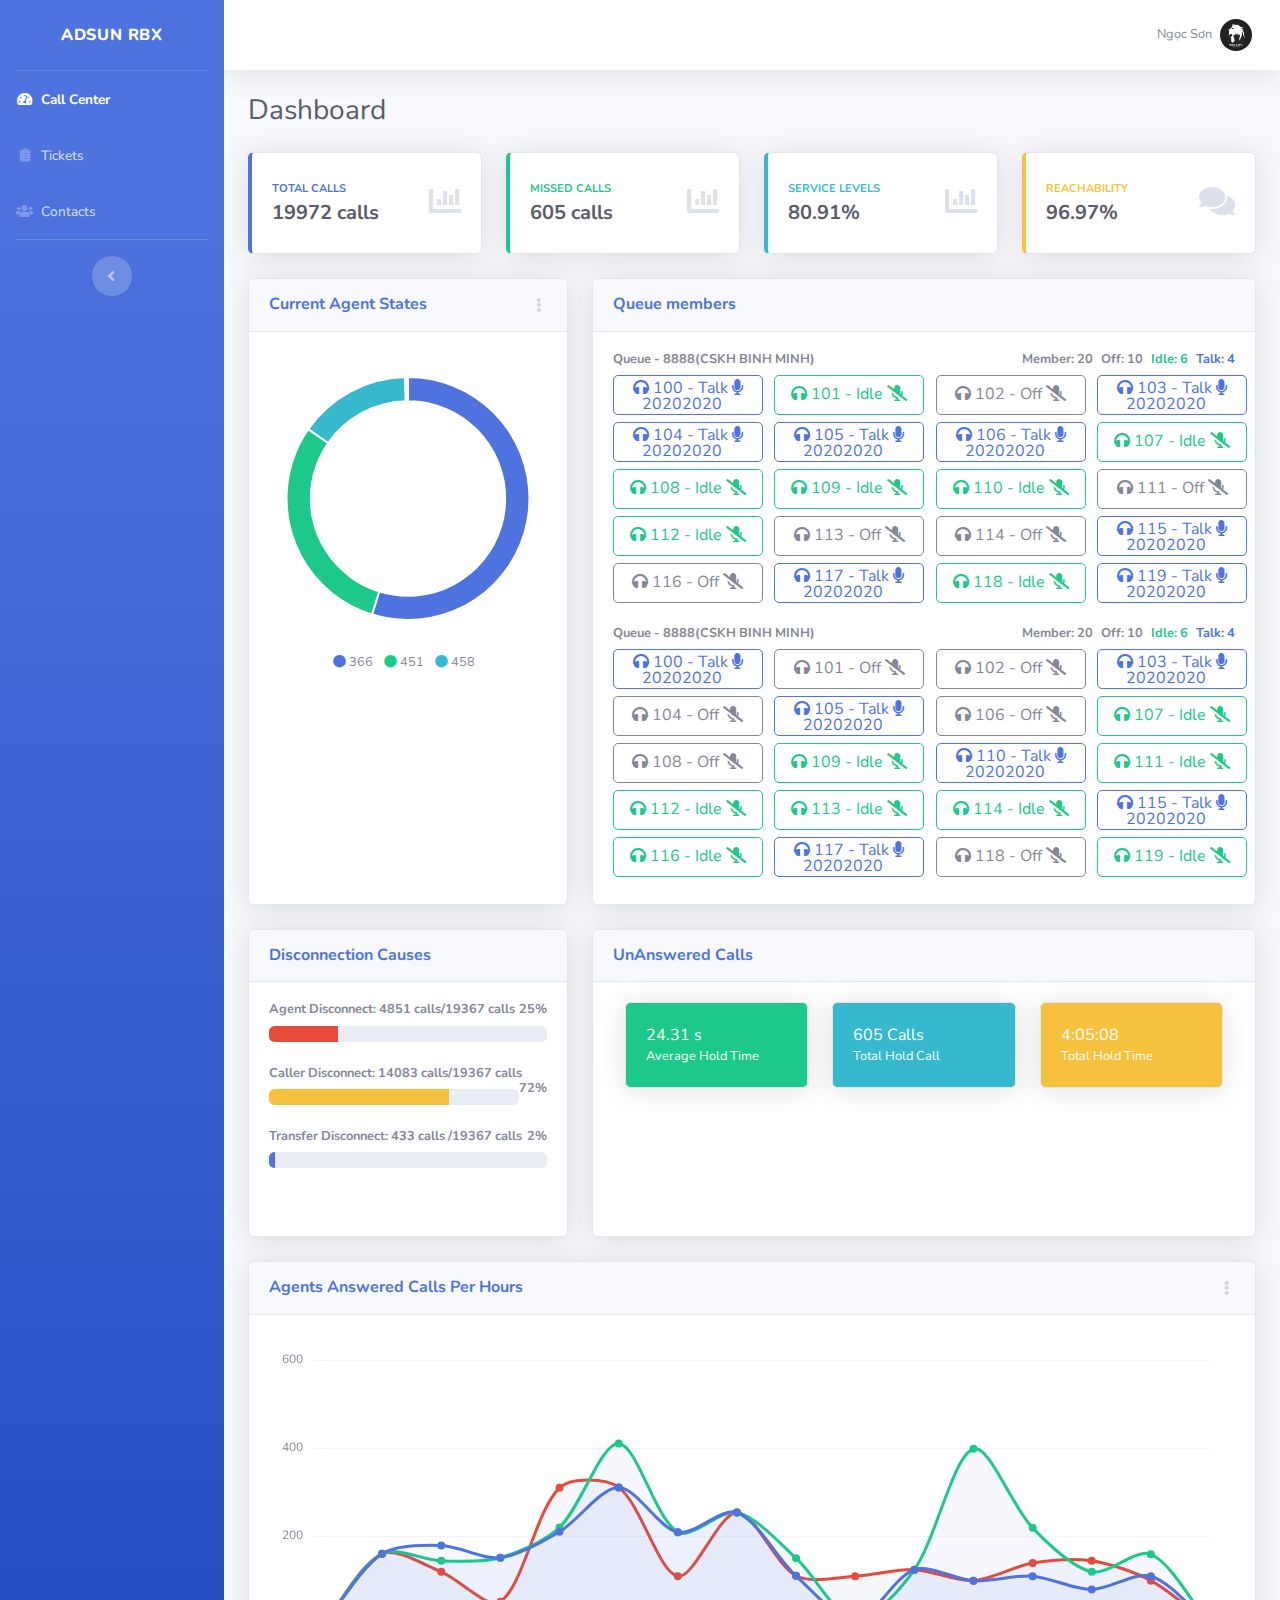
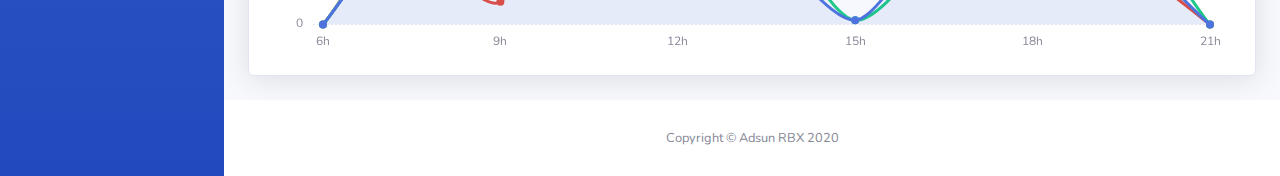
<file: index.html>
<!DOCTYPE html>
<html lang="en">

<head>

	<meta charset="utf-8">
	<meta http-equiv="X-UA-Compatible" content="IE=edge">
	<meta name="viewport" content="width=device-width, initial-scale=1, shrink-to-fit=no">
	<meta name="description" content="">
	<meta name="author" content="">

	<title>Adsun RBX - Dashboard</title>

	<!-- Custom fonts for this template-->
	<link href="vendor/fontawesome-free/css/all.min.css" rel="stylesheet" type="text/css">
	<link
		href="https://fonts.googleapis.com/css?family=Nunito:200,200i,300,300i,400,400i,600,600i,700,700i,800,800i,900,900i"
		rel="stylesheet">

	<!-- Custom styles for this template-->
	<link href="css/sb-admin-2.css" rel="stylesheet">
	<link rel="stylesheet" href="https://pro.fontawesome.com/releases/v5.10.0/css/all.css" integrity="sha384-AYmEC3Yw5cVb3ZcuHtOA93w35dYTsvhLPVnYs9eStHfGJvOvKxVfELGroGkvsg+p" crossorigin="anonymous"/>

</head>

<body id="page-top">

	<!-- Page Wrapper -->
	<div id="wrapper">

		<!-- Sidebar -->
		<ul class="navbar-nav bg-gradient-primary sidebar sidebar-dark accordion" id="accordionSidebar">

			<!-- Sidebar - Brand -->
			<a class="sidebar-brand d-flex align-items-center justify-content-center" href="index.html">
				<div class="sidebar-brand-text mx-3">Adsun RBX</div>
			</a>

			<!-- Divider -->
			<hr class="sidebar-divider my-0">

			<!-- Nav Item - Dashboard -->
			<li class="nav-item active">
				<a class="nav-link" href="index.html">
					<i class="fas fa-fw fa-tachometer-alt"></i>
					<span>Call Center</span></a>
			</li>

			<!-- Divider -->
			<!-- Divider -->

			<!-- Nav Item - Dashboard -->
			<li class="nav-item ">
				<a class="nav-link" href="tables.html">
					<i class="fas fa-fw fa-clipboard-list"></i>
					<span>Tickets</span></a>
			</li>

			<!-- Divider -->

			<!-- Nav Item - Dashboard -->
			<li class="nav-item ">
				<a class="nav-link" href="contacts.html">
					<i class=" fa-fw fas fa-users"></i>
					<span>Contacts</span></a>
			</li>
			<!-- Divider -->
			<!-- Nav Item - Pages Collapse Menu -->
			<!-- Divider -->
			<hr class="sidebar-divider d-none d-md-block">

			<!-- Sidebar Toggler (Sidebar) -->
			<div class="text-center d-none d-md-inline">
				<button class="rounded-circle border-0" id="sidebarToggle"></button>
			</div>

		</ul>
		<!-- End of Sidebar -->

		<!-- Content Wrapper -->
		<div id="content-wrapper" class="d-flex flex-column">

			<!-- Main Content -->
			<div id="content">

				<!-- Topbar -->
				<nav class="navbar navbar-expand navbar-light bg-white topbar mb-4 static-top shadow">

					<!-- Sidebar Toggle (Topbar) -->
					<button id="sidebarToggleTop" class="btn btn-link d-md-none rounded-circle mr-3">
						<i class="fa fa-bars"></i>
					</button>

					<ul class="navbar-nav ml-auto">
						<!-- Nav Item - User Information -->
						<li class="nav-item dropdown no-arrow">
							<a class="nav-link dropdown-toggle" href="#" id="userDropdown" role="button"
								data-toggle="dropdown" aria-haspopup="true" aria-expanded="false">
								<span class="mr-2 d-none d-lg-inline text-gray-600 small">Ngọc Sơn</span>
								<img class="img-profile rounded-circle" src="./img/logo2.png">
							</a>
							<!-- Dropdown - User Information -->
							<div class="dropdown-menu dropdown-menu-right shadow animated--grow-in"
								aria-labelledby="userDropdown">
								<a class="dropdown-item" href="#">
									<i class="fas fa-user fa-sm fa-fw mr-2 text-gray-400"></i>
									Profile
								</a>
								<a class="dropdown-item" href="#">
									<i class="fas fa-cogs fa-sm fa-fw mr-2 text-gray-400"></i>
									Settings
								</a>
								<a class="dropdown-item" href="#">
									<i class="fas fa-list fa-sm fa-fw mr-2 text-gray-400"></i>
									Activity Log
								</a>
								<div class="dropdown-divider"></div>
								<a class="dropdown-item" href="#" data-toggle="modal" data-target="#logoutModal">
									<i class="fas fa-sign-out-alt fa-sm fa-fw mr-2 text-gray-400"></i>
									Logout
								</a>
							</div>
						</li>

					</ul>

				</nav>
				<!-- End of Topbar -->

				<!-- Begin Page Content -->
				<div class="container-fluid">

					<!-- Page Heading -->
					<div class="d-sm-flex align-items-center justify-content-between mb-4">
						<h1 class="h3 mb-0 text-gray-800">Dashboard</h1>
					</div>

					<!-- Content Row -->
					<div class="row">

						<!-- Earnings (Monthly) Card Example -->
						<div class="col-xl-3 col-md-6 mb-4">
							<div class="card border-left-primary shadow h-100 py-2">
								<div class="card-body">
									<div class="row no-gutters align-items-center">
										<div class="col mr-2">
											<div class="text-xs font-weight-bold text-primary text-uppercase mb-1">
												Total Calls</div>
											<div class="h5 mb-0 font-weight-bold text-gray-800">19972 calls</div>
										</div>
										<div class="col-auto">
											<i class="fas fa-chart-bar fa-2x text-gray-300"></i>
										</div>
									</div>
								</div>
							</div>
						</div>

						<!-- Earnings (Monthly) Card Example -->
						<div class="col-xl-3 col-md-6 mb-4">
							<div class="card border-left-success shadow h-100 py-2">
								<div class="card-body">
									<div class="row no-gutters align-items-center">
										<div class="col mr-2">
											<div class="text-xs font-weight-bold text-success text-uppercase mb-1">
												Missed Calls</div>
											<div class="h5 mb-0 font-weight-bold text-gray-800">605 calls</div>
										</div>
										<div class="col-auto">
											<i class="fas fa-chart-bar fa-2x text-gray-300"></i>
										</div>
									</div>
								</div>
							</div>
						</div>

						<!-- Earnings (Monthly) Card Example -->
						<div class="col-xl-3 col-md-6 mb-4">
							<div class="card border-left-info shadow h-100 py-2">
								<div class="card-body">
									<div class="row no-gutters align-items-center">
										<div class="col mr-2">
											<div class="text-xs font-weight-bold text-info text-uppercase mb-1">Service
												Levels
											</div>
											<div class="row no-gutters align-items-center">
												<div class="col-auto">
													<div class="h5 mb-0 mr-3 font-weight-bold text-gray-800">80.91%
													</div>
												</div>

											</div>
										</div>
										<div class="col-auto">
											<i class="fas fa-chart-bar fa-2x text-gray-300"></i>
										</div>
									</div>
								</div>
							</div>
						</div>

						<!-- Pending Requests Card Example -->
						<div class="col-xl-3 col-md-6 mb-4">
							<div class="card border-left-warning shadow h-100 py-2">
								<div class="card-body">
									<div class="row no-gutters align-items-center">
										<div class="col mr-2">
											<div class="text-xs font-weight-bold text-warning text-uppercase mb-1">
												Reachability</div>
											<div class="h5 mb-0 font-weight-bold text-gray-800">96.97%</div>
										</div>
										<div class="col-auto">
											<i class="fas fa-comments fa-2x text-gray-300"></i>
										</div>
									</div>
								</div>
							</div>
						</div>
					</div>

					<!-- Content Row -->

					<div class="row pb-4">

						<!-- Pie Chart -->
						<div class="col-xl-4 col-lg-5">
							<div class="card shadow h-100">
								<!-- Card Header - Dropdown -->
								<div
									class="card-header py-3 d-flex flex-row align-items-center justify-content-between">
									<h6 class="m-0 font-weight-bold text-primary">Current Agent States</h6>
									<div class="dropdown no-arrow">
										<a class="dropdown-toggle" href="#" role="button" id="dropdownMenuLink"
											data-toggle="dropdown" aria-haspopup="true" aria-expanded="false">
											<i class="fas fa-ellipsis-v fa-sm fa-fw text-gray-400"></i>
										</a>
										<div class="dropdown-menu dropdown-menu-right shadow animated--fade-in"
											aria-labelledby="dropdownMenuLink">
											<div class="dropdown-header">Dropdown Header:</div>
											<a class="dropdown-item" href="#">Action</a>
											<a class="dropdown-item" href="#">Another action</a>
											<div class="dropdown-divider"></div>
											<a class="dropdown-item" href="#">Something else here</a>
										</div>
									</div>
								</div>
								<!-- Card Body -->
								<div class="card-body">
									<div class="chart-pie pt-4 pb-2">
										<canvas id="myPieChart"></canvas>
									</div>
									<div class="mt-4 text-center small">
										<span class="mr-2">
											<i class="fas fa-circle text-primary"></i> 366
										</span>
										<span class="mr-2">
											<i class="fas fa-circle text-success"></i> 451
										</span>
										<span class="mr-2">
											<i class="fas fa-circle text-info"></i> 458
										</span>
									</div>
								</div>
							</div>
						</div>
						<div class="col-xl-8 col-lg-5">
							<div class="card shadow h-100">
								<div class="card-header py-3 ">
									<h6 class="m-0 font-weight-bold text-primary">Queue members</h6>
								</div>
								<div class="card-body">
									<div class="d-flex justify-content-between ">
										<h4 class="small font-weight-bold">Queue - 8888(CSKH BINH MINH) </h4>
										<div class="d-flex">
											<h4 class="small font-weight-bold ml-2">Member: 20 </h4>
											<h4 class="small font-weight-bold ml-2">Off: 10 </h4>
											<h4 class="small font-weight-bold ml-2" style="color: #1cc88a;">Idle: 6 </h4>
											<h4 class="small font-weight-bold ml-2" style="color: #4e73df;">Talk: 4 </h4>
										</div>
										
									</div>
									
									<div class="row mb-3" id="listCSKH1">
									</div>
									<div class="d-flex justify-content-between ">
										<h4 class="small font-weight-bold">Queue - 8888(CSKH BINH MINH) </h4>
										<div class="d-flex">
											<h4 class="small font-weight-bold ml-2">Member: 20 </h4>
											<h4 class="small font-weight-bold ml-2">Off: 10 </h4>
											<h4 class="small font-weight-bold ml-2" style="color: #1cc88a;">Idle: 6 </h4>
											<h4 class="small font-weight-bold ml-2" style="color: #4e73df;">Talk: 4 </h4>
										</div>
										
									</div>
									<div class="row" id="listCSKH2">
									</div>
								</div>
							</div>
						</div>
					</div>

					<!-- Content Row -->
					<div class="row">

						<!-- Content Column -->
						<div class="col-lg-4 mb-4">

							<!-- Project Card Example -->
							<div class="card shadow mb-4 h-100">
								<div class="card-header py-3">
									<h6 class="m-0 font-weight-bold text-primary">Disconnection Causes</h6>
								</div>
								<div class="card-body">
									<h4 class="small font-weight-bold">Agent Disconnect: 4851 calls/19367 calls <span
											class="float-right">25%</span></h4>
									<div class="progress mb-4">
										<div class="progress-bar bg-danger" role="progressbar" style="width: 25%"
											aria-valuenow="25" aria-valuemin="0" aria-valuemax="100"></div>
									</div>
									<h4 class="small font-weight-bold">Caller Disconnect: 14083 calls/19367 calls <span
											class="float-right">72%</span></h4>
									<div class="progress mb-4">
										<div class="progress-bar bg-warning" role="progressbar" style="width: 72%"
											aria-valuenow="72" aria-valuemin="0" aria-valuemax="100"></div>
									</div>
									<h4 class="small font-weight-bold">Transfer Disconnect: 433 calls /19367 calls <span
											class="float-right">2%</span></h4>
									<div class="progress mb-4">
										<div class="progress-bar" role="progressbar" style="width: 2%" aria-valuenow="2"
											aria-valuemin="0" aria-valuemax="100"></div>
									</div>
								</div>
							</div>
						</div>

						<div class="col-lg-8 mb-4">

							<!-- Illustrations -->
							<div class="card shadow mb-4 h-100">
								<div class="card-header py-3">
									<h6 class="m-0 font-weight-bold text-primary">UnAnswered Calls</h6>
								</div>
								<div class="card-body d-flex">
									<div class="col mb-4">
										<div class="card bg-success text-white shadow">
											<div class="card-body">
												24.31 s
												<div class="text-white small">Average Hold Time</div>
											</div>
										</div>
									</div>
									<div class="col mb-4">
										<div class="card bg-info text-white shadow">
											<div class="card-body">
												605 Calls
												<div class="text-white small">Total Hold Call</div>
											</div>
										</div>
									</div>
									<div class="col mb-4">
										<div class="card bg-warning text-white shadow">
											<div class="card-body">
												4:05:08
												<div class="text-white small">Total Hold Time</div>
											</div>
										</div>

									</div>
								</div>
							</div>

							<!-- Approach -->


						</div>
						<div class="col-xl-12 col-lg-7">
							<div class="card shadow mb-4">
								<!-- Card Header - Dropdown -->
								<div
									class="card-header py-3 d-flex flex-row align-items-center justify-content-between">
									<h6 class="m-0 font-weight-bold text-primary">Agents Answered Calls Per Hours</h6>
									<div class="dropdown no-arrow">
										<a class="dropdown-toggle" href="#" role="button" id="dropdownMenuLink"
											data-toggle="dropdown" aria-haspopup="true" aria-expanded="false">
											<i class="fas fa-ellipsis-v fa-sm fa-fw text-gray-400"></i>
										</a>
										<div class="dropdown-menu dropdown-menu-right shadow animated--fade-in"
											aria-labelledby="dropdownMenuLink">
											<div class="dropdown-header">Dropdown Header:</div>
											<a class="dropdown-item" href="#">Action</a>
											<a class="dropdown-item" href="#">Another action</a>
											<div class="dropdown-divider"></div>
											<a class="dropdown-item" href="#">Something else here</a>
										</div>
									</div>
								</div>
								<!-- Card Body -->
								<div class="card-body">
									<div class="chart-area">
										<canvas id="myAreaChart"></canvas>
									</div>
								</div>
							</div>
						</div>
					</div>

				</div>
				<!-- /.container-fluid -->

			</div>
			<!-- End of Main Content -->

			<!-- Footer -->
			<footer class="sticky-footer bg-white">
				<div class="container my-auto">
					<div class="copyright text-center my-auto">
						<span>Copyright &copy; Adsun RBX 2020</span>
					</div>
				</div>
			</footer>
			<!-- End of Footer -->

		</div>
		<!-- End of Content Wrapper -->

	</div>
	<!-- End of Page Wrapper -->

	<!-- Scroll to Top Button-->
	<a class="scroll-to-top rounded" href="#page-top">
		<i class="fas fa-angle-up"></i>
	</a>

	<!-- Logout Modal-->
	<div class="modal fade" id="logoutModal" tabindex="-1" role="dialog" aria-labelledby="exampleModalLabel"
		aria-hidden="true">
		<div class="modal-dialog" role="document">
			<div class="modal-content">
				<div class="modal-header">
					<h5 class="modal-title" id="exampleModalLabel">Ready to Leave?</h5>
					<button class="close" type="button" data-dismiss="modal" aria-label="Close">
						<span aria-hidden="true">×</span>
					</button>
				</div>
				<div class="modal-body">Select "Logout" below if you are ready to end your current session.</div>
				<div class="modal-footer">
					<button class="btn btn-secondary" type="button" data-dismiss="modal">Cancel</button>
					<a class="btn btn-primary" href="login.html">Logout</a>
				</div>
			</div>
		</div>
	</div>

	<!-- Bootstrap core JavaScript-->
	<script src="vendor/jquery/jquery.min.js"></script>
	<script src="vendor/bootstrap/js/bootstrap.bundle.min.js"></script>

	<!-- Core plugin JavaScript-->
	<script src="vendor/jquery-easing/jquery.easing.min.js"></script>

	<!-- Custom scripts for all pages-->
	<script src="js/sb-admin-2.js"></script>

	<!-- Page level plugins -->
	<script src="vendor/chart.js/Chart.min.js"></script>

	<!-- Page level custom scripts -->
	<script src="js/demo/chart-area-demo.js"></script>
	<script src="js/demo/chart-pie-demo.js"></script>

</body>

</html>
</file>
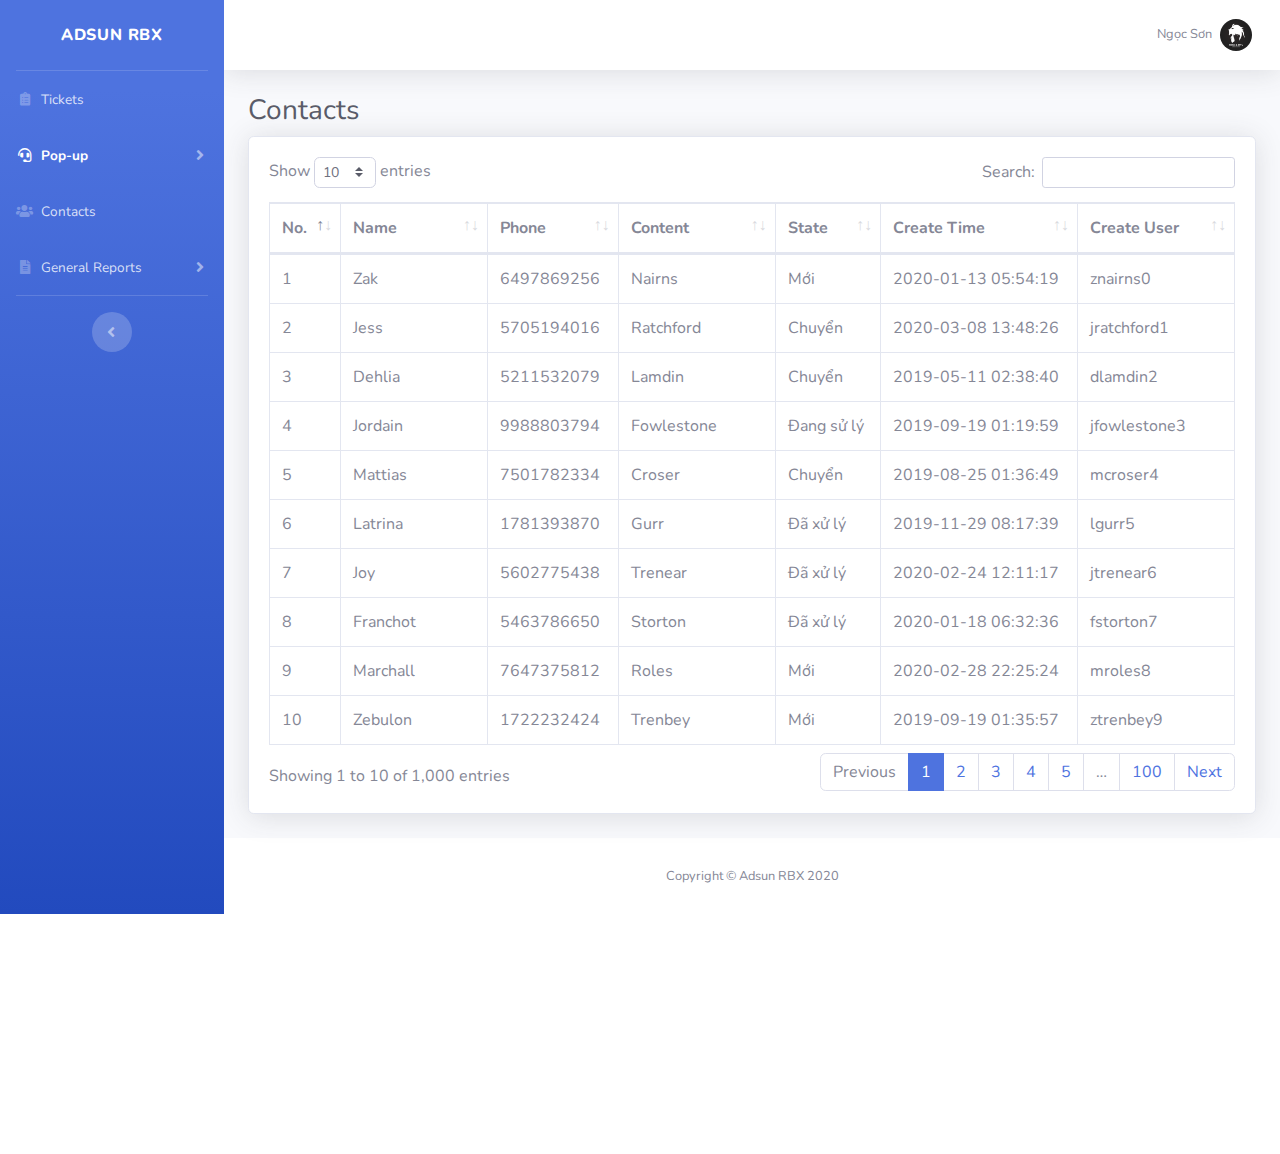
<file: contactCommonUser.html>
<!DOCTYPE html>
<html lang="en">

<head>

	<meta charset="utf-8">
	<meta http-equiv="X-UA-Compatible" content="IE=edge">
	<meta name="viewport" content="width=device-width, initial-scale=1, shrink-to-fit=no">
	<meta name="description" content="">
	<meta name="author" content="">

	<title>Adsun RBX - Tickets</title>

	<!-- Custom fonts for this template -->
	<link href="vendor/fontawesome-free/css/all.min.css" rel="stylesheet" type="text/css">
	<link
		href="https://fonts.googleapis.com/css?family=Nunito:200,200i,300,300i,400,400i,600,600i,700,700i,800,800i,900,900i"
		rel="stylesheet">

	<!-- Custom styles for this template -->
	<link href="css/sb-admin-2.css" rel="stylesheet">

	<!-- Custom styles for this page -->
	<link href="vendor/datatables/dataTables.bootstrap4.css" rel="stylesheet">
	<link rel="stylesheet" href="https://pro.fontawesome.com/releases/v5.10.0/css/all.css"
		integrity="sha384-AYmEC3Yw5cVb3ZcuHtOA93w35dYTsvhLPVnYs9eStHfGJvOvKxVfELGroGkvsg+p" crossorigin="anonymous" />
</head>

<body id="page-top">

	<!-- Page Wrapper -->
	<div id="wrapper">

		<!-- Sidebar -->
		<ul class="navbar-nav bg-gradient-primary sidebar sidebar-dark accordion" id="accordionSidebar">

			<!-- Sidebar - Brand -->
			<a class="sidebar-brand d-flex align-items-center justify-content-center" href="index.html">
				<div class="sidebar-brand-text mx-3">Adsun RBX</div>
			</a>

			<!-- Divider -->
			<hr class="sidebar-divider my-0">

			<!-- Nav Item - Dashboard -->
			<li class="nav-item ">
				<a class="nav-link" href="indexCommonUser.html">
					<i class="fas fa-fw fa-clipboard-list"></i>
					<span>Tickets</span></a>
			</li>

			<li class="nav-item active">
				<a class="nav-link collapsed" href="#" data-toggle="collapse" data-target="#collapsePopup"
					aria-expanded="true" aria-controls="collapsePages">
					<i class="fas fa-fw fa-headset"></i>
					<span>Pop-up</span>
				</a>
				<div id="collapsePopup" class="collapse" aria-labelledby="headingPages" data-parent="#accordionSidebar">
					<div class="bg-white py-2 collapse-inner rounded">
						<a class="collapse-item" href="">Local Call</a>
						<a class="collapse-item" href="">Outside Call</a>
						<a class="collapse-item" href="/popup.html">Last Ticket</a>
						<a class="collapse-item" href="">Call History</a>

					</div>
				</div>
			</li>

			<!-- Divider -->

			<!-- Nav Item - Dashboard -->
			<li class="nav-item ">
				<a class="nav-link" href="contactCommonUser.html">
					<i class=" fa-fw fas fa-users"></i>
					<span>Contacts</span></a>
			</li>

			<li class="nav-item">
				<a class="nav-link collapsed" href="#" data-toggle="collapse" data-target="#collapsePages"
					aria-expanded="true" aria-controls="collapsePages">
					<i class=" fa-fw fas fa-file-alt"></i>
					<span>General Reports</span>
				</a>
				<div id="collapsePages" class="collapse" aria-labelledby="headingPages" data-parent="#accordionSidebar">
					<div class="bg-white py-2 collapse-inner rounded">
						<a class="collapse-item" href="">Outgoings</a>
						<a class="collapse-item" href="">Incomings</a>
						<a class="collapse-item" href="">Local Call</a>
						<a class="collapse-item" href="">Voice Mail</a>

					</div>
				</div>
			</li>

			<!-- Divider -->





			<!-- Nav Item - Pages Collapse Menu -->


			<!-- Divider -->
			<hr class="sidebar-divider d-none d-md-block">

			<!-- Sidebar Toggler (Sidebar) -->
			<div class="text-center d-none d-md-inline">
				<button class="rounded-circle border-0" id="sidebarToggle"></button>
			</div>

		</ul>
		<!-- End of Sidebar -->

		<!-- Content Wrapper -->
		<div id="content-wrapper" class="d-flex flex-column">

			<!-- Main Content -->
			<div id="content">

				<!-- Topbar -->
				<nav class="navbar navbar-expand navbar-light bg-white topbar mb-4 static-top shadow">

					<!-- Sidebar Toggle (Topbar) -->
					<button id="sidebarToggleTop" class="btn btn-link d-md-none rounded-circle mr-3">
						<i class="fa fa-bars"></i>
					</button>

					<ul class="navbar-nav ml-auto">
						<!-- Nav Item - User Information -->
						<li class="nav-item dropdown no-arrow">
							<a class="nav-link dropdown-toggle" href="#" id="userDropdown" role="button"
								data-toggle="dropdown" aria-haspopup="true" aria-expanded="false">
								<span class="mr-2 d-none d-lg-inline text-gray-600 small">Ngọc Sơn</span>
								<img class="img-profile rounded-circle" src="./img/logo2.png">
							</a>
							<!-- Dropdown - User Information -->
							<div class="dropdown-menu dropdown-menu-right shadow animated--grow-in"
								aria-labelledby="userDropdown">
								<a class="dropdown-item" href="#">
									<i class="fas fa-user fa-sm fa-fw mr-2 text-gray-400"></i>
									Profile
								</a>
								<a class="dropdown-item" href="#">
									<i class="fas fa-cogs fa-sm fa-fw mr-2 text-gray-400"></i>
									Settings
								</a>
								<a class="dropdown-item" href="#">
									<i class="fas fa-list fa-sm fa-fw mr-2 text-gray-400"></i>
									Activity Log
								</a>
								<div class="dropdown-divider"></div>
								<a class="dropdown-item" href="#" data-toggle="modal" data-target="#logoutModal">
									<i class="fas fa-sign-out-alt fa-sm fa-fw mr-2 text-gray-400"></i>
									Logout
								</a>
							</div>
						</li>

					</ul>

				</nav>
				<!-- End of Topbar -->

				<!-- Begin Page Content -->
				<div class="container-fluid">

					<!-- Page Heading -->
					<h1 class="h3 mb-2 text-gray-800">Contacts</h1>


					<!-- DataTales Example -->
					<div class="card shadow mb-4">
						<div class="card-body">
							<div class="table-responsive">
								<table class="table table-bordered" id="dataTable" width="100%" cellspacing="0">
									<thead>
										<tr>
											<th>No.</th>
											<th>Name</th>
											<th>Phone</th>
											<th>Content</th>
											<th>State</th>
											<th>Create Time</th>
											<th>Create User</th>
										</tr>
									</thead>
								</table>
							</div>
						</div>
					</div>

				</div>
				<!-- /.container-fluid -->

			</div>
			<!-- End of Main Content -->

			<!-- Footer -->
			<footer class="sticky-footer bg-white">
				<div class="container my-auto">
					<div class="copyright text-center my-auto">
						<span>Copyright &copy; Adsun RBX 2020</span>
					</div>
				</div>
			</footer>
			<!-- End of Footer -->

		</div>
		<!-- End of Content Wrapper -->

	</div>
	<!-- End of Page Wrapper -->

	<!-- Scroll to Top Button-->
	<a class="scroll-to-top rounded" href="#page-top">
		<i class="fas fa-angle-up"></i>
	</a>

	<!-- Logout Modal-->
	<div class="modal fade" id="logoutModal" tabindex="-1" role="dialog" aria-labelledby="exampleModalLabel"
		aria-hidden="true">
		<div class="modal-dialog" role="document">
			<div class="modal-content">
				<div class="modal-header">
					<h5 class="modal-title" id="exampleModalLabel">Ready to Leave?</h5>
					<button class="close" type="button" data-dismiss="modal" aria-label="Close">
						<span aria-hidden="true">×</span>
					</button>
				</div>
				<div class="modal-body">Select "Logout" below if you are ready to end your current session.</div>
				<div class="modal-footer">
					<button class="btn btn-secondary" type="button" data-dismiss="modal">Cancel</button>
					<a class="btn btn-primary" href="login.html">Logout</a>
				</div>
			</div>
		</div>
	</div>

	<!-- Bootstrap core JavaScript-->
	<script src="vendor/jquery/jquery.min.js"></script>
	<script src="vendor/bootstrap/js/bootstrap.bundle.min.js"></script>

	<!-- Core plugin JavaScript-->
	<script src="vendor/jquery-easing/jquery.easing.min.js"></script>

	<!-- Custom scripts for all pages-->
	<script src="js/sb-admin-2.js"></script>

	<!-- Page level plugins -->
	<script src="vendor/datatables/jquery.dataTables.min.js"></script>
	<script src="vendor/datatables/dataTables.bootstrap4.min.js"></script>

	<!-- Page level custom scripts -->
	<script src="js/demo/datatables-demo.js"></script>

</body>

</html>
</file>
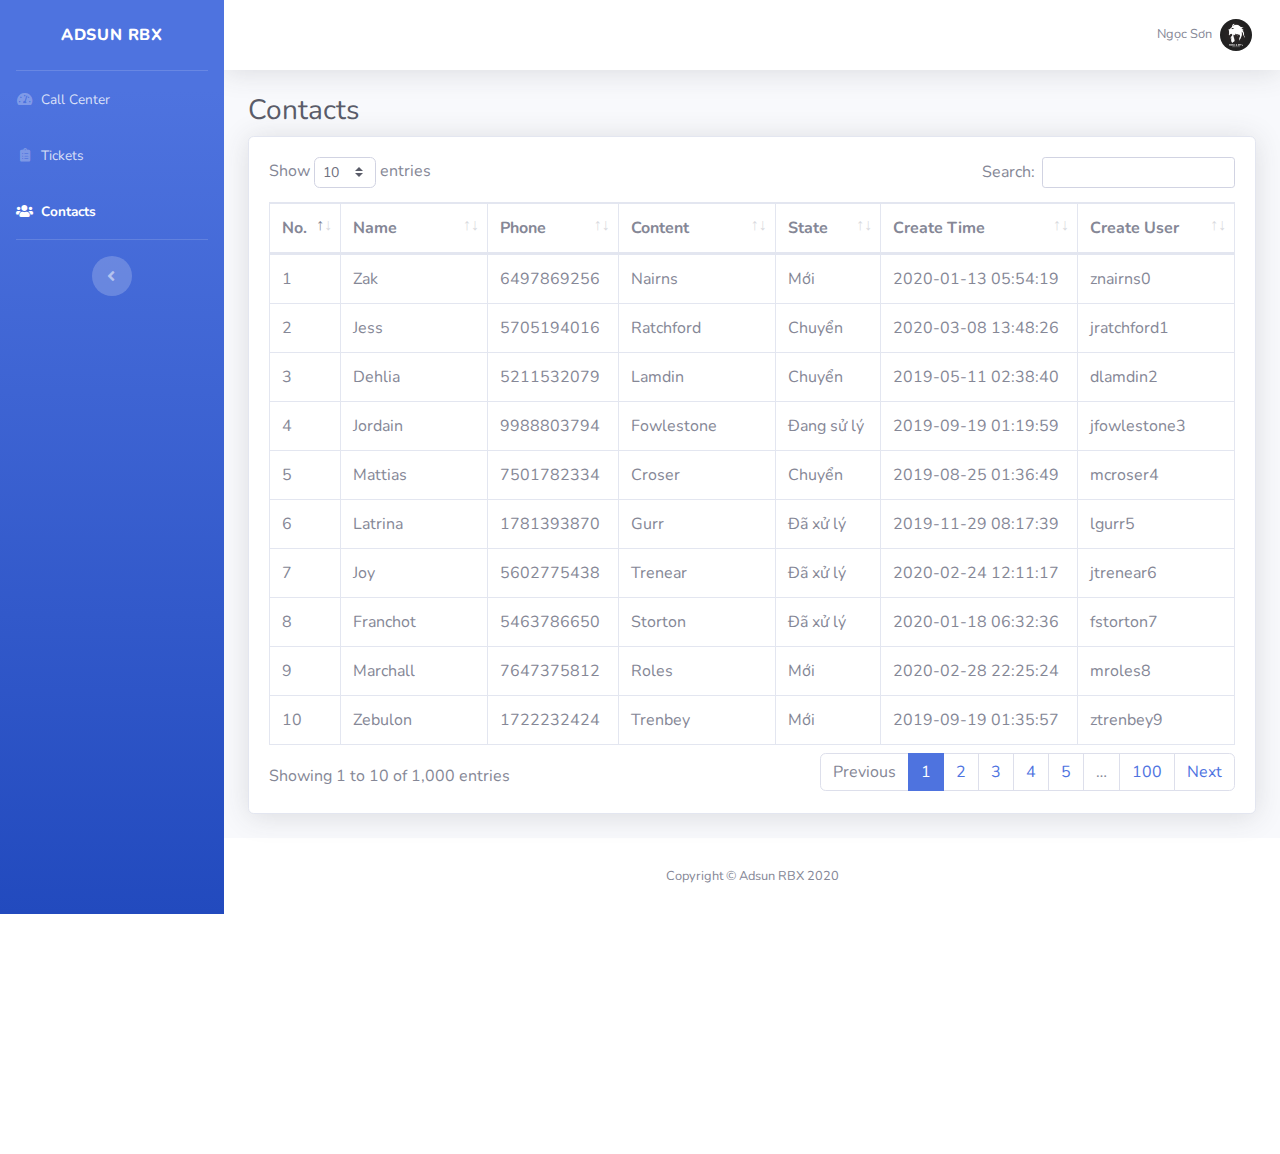
<file: contacts.html>
<!DOCTYPE html>
<html lang="en">

<head>

  <meta charset="utf-8">
  <meta http-equiv="X-UA-Compatible" content="IE=edge">
  <meta name="viewport" content="width=device-width, initial-scale=1, shrink-to-fit=no">
  <meta name="description" content="">
  <meta name="author" content="">

  <title>Adsun RBX - Contacts</title>

  <!-- Custom fonts for this template -->
  <link href="vendor/fontawesome-free/css/all.min.css" rel="stylesheet" type="text/css">
  <link
    href="https://fonts.googleapis.com/css?family=Nunito:200,200i,300,300i,400,400i,600,600i,700,700i,800,800i,900,900i"
    rel="stylesheet">

  <!-- Custom styles for this template -->
  <link href="css/sb-admin-2.css" rel="stylesheet">

  <!-- Custom styles for this page -->
  <link href="vendor/datatables/dataTables.bootstrap4.css" rel="stylesheet">
  <link rel="stylesheet" href="https://pro.fontawesome.com/releases/v5.10.0/css/all.css" integrity="sha384-AYmEC3Yw5cVb3ZcuHtOA93w35dYTsvhLPVnYs9eStHfGJvOvKxVfELGroGkvsg+p" crossorigin="anonymous"/>

</head>

<body id="page-top">

  <!-- Page Wrapper -->
  <div id="wrapper">

    <!-- Sidebar -->
    <ul class="navbar-nav bg-gradient-primary sidebar sidebar-dark accordion" id="accordionSidebar">

      <!-- Sidebar - Brand -->
      <a class="sidebar-brand d-flex align-items-center justify-content-center" href="index.html">
        <div class="sidebar-brand-text mx-3">Adsun RBX</div>
      </a>

      <!-- Divider -->
      <hr class="sidebar-divider my-0">

      <!-- Nav Item - Dashboard -->
      <li class="nav-item ">
        <a class="nav-link" href="index.html">
          <i class="fas fa-fw fa-tachometer-alt"></i>
          <span>Call Center</span></a>
      </li>

      <!-- Divider -->
      <!-- Divider -->

      <!-- Nav Item - Dashboard -->
      <li class="nav-item ">
        <a class="nav-link" href="tables.html">
          <i class="fas fa-fw fa-clipboard-list"></i>
          <span>Tickets</span></a>
      </li>

      <!-- Divider -->

      <!-- Nav Item - Dashboard -->
      <li class="nav-item active">
        <a class="nav-link" href="contacts.html">
          <i class=" fa-fw fas fa-users"></i>
          <span>Contacts</span></a>
      </li>

      <!-- Divider -->





      <!-- Nav Item - Pages Collapse Menu -->


      <!-- Divider -->
      <hr class="sidebar-divider d-none d-md-block">

      <!-- Sidebar Toggler (Sidebar) -->
      <div class="text-center d-none d-md-inline">
        <button class="rounded-circle border-0" id="sidebarToggle"></button>
      </div>

    </ul>
    <!-- End of Sidebar -->

    <!-- Content Wrapper -->
    <div id="content-wrapper" class="d-flex flex-column">

      <!-- Main Content -->
      <div id="content">

        <!-- Topbar -->
        <nav class="navbar navbar-expand navbar-light bg-white topbar mb-4 static-top shadow">

          <!-- Sidebar Toggle (Topbar) -->
          <button id="sidebarToggleTop" class="btn btn-link d-md-none rounded-circle mr-3">
            <i class="fa fa-bars"></i>
          </button>

          <ul class="navbar-nav ml-auto">
            <!-- Nav Item - User Information -->
            <li class="nav-item dropdown no-arrow">
              <a class="nav-link dropdown-toggle" href="#" id="userDropdown" role="button" data-toggle="dropdown"
                aria-haspopup="true" aria-expanded="false">
                <span class="mr-2 d-none d-lg-inline text-gray-600 small">Ngọc Sơn</span>
                <img class="img-profile rounded-circle" src="./img/logo2.png">
              </a>
              <!-- Dropdown - User Information -->
              <div class="dropdown-menu dropdown-menu-right shadow animated--grow-in" aria-labelledby="userDropdown">
                <a class="dropdown-item" href="#">
                  <i class="fas fa-user fa-sm fa-fw mr-2 text-gray-400"></i>
                  Profile
                </a>
                <a class="dropdown-item" href="#">
                  <i class="fas fa-cogs fa-sm fa-fw mr-2 text-gray-400"></i>
                  Settings
                </a>
                <a class="dropdown-item" href="#">
                  <i class="fas fa-list fa-sm fa-fw mr-2 text-gray-400"></i>
                  Activity Log
                </a>
                <div class="dropdown-divider"></div>
                <a class="dropdown-item" href="#" data-toggle="modal" data-target="#logoutModal">
                  <i class="fas fa-sign-out-alt fa-sm fa-fw mr-2 text-gray-400"></i>
                  Logout
                </a>
              </div>
            </li>

          </ul>

        </nav>
        <!-- End of Topbar -->

        <!-- Begin Page Content -->
        <div class="container-fluid">

          <!-- Page Heading -->
          <h1 class="h3 mb-2 text-gray-800">Contacts</h1>


          <!-- DataTales Example -->
          <div class="card shadow mb-4">
            <div class="card-body">
              <div class="table-responsive">
                <table class="table table-bordered" id="dataTable" width="100%" cellspacing="0">
                  <thead>
                    <tr>
                      <th>No.</th>
                      <th>Name</th>
                      <th>Phone</th>
                      <th>Content</th>
                      <th>State</th>
                      <th>Create Time</th>
                      <th>Create User</th>
                    </tr>
                  </thead>
                </table>
              </div>
            </div>
          </div>

        </div>
        <!-- /.container-fluid -->

      </div>
      <!-- End of Main Content -->

      <!-- Footer -->
      <footer class="sticky-footer bg-white">
        <div class="container my-auto">
          <div class="copyright text-center my-auto">
            <span>Copyright &copy; Adsun RBX 2020</span>
          </div>
        </div>
      </footer>
      <!-- End of Footer -->

    </div>
    <!-- End of Content Wrapper -->

  </div>
  <!-- End of Page Wrapper -->

  <!-- Scroll to Top Button-->
  <a class="scroll-to-top rounded" href="#page-top">
    <i class="fas fa-angle-up"></i>
  </a>

  <!-- Logout Modal-->
  <div class="modal fade" id="logoutModal" tabindex="-1" role="dialog" aria-labelledby="exampleModalLabel"
    aria-hidden="true">
    <div class="modal-dialog" role="document">
      <div class="modal-content">
        <div class="modal-header">
          <h5 class="modal-title" id="exampleModalLabel">Ready to Leave?</h5>
          <button class="close" type="button" data-dismiss="modal" aria-label="Close">
            <span aria-hidden="true">×</span>
          </button>
        </div>
        <div class="modal-body">Select "Logout" below if you are ready to end your current session.</div>
        <div class="modal-footer">
          <button class="btn btn-secondary" type="button" data-dismiss="modal">Cancel</button>
          <a class="btn btn-primary" href="login.html">Logout</a>
        </div>
      </div>
    </div>
  </div>

  <!-- Bootstrap core JavaScript-->
  <script src="vendor/jquery/jquery.min.js"></script>
  <script src="vendor/bootstrap/js/bootstrap.bundle.min.js"></script>

  <!-- Core plugin JavaScript-->
  <script src="vendor/jquery-easing/jquery.easing.min.js"></script>

  <!-- Custom scripts for all pages-->
  <script src="js/sb-admin-2.js"></script>

  <!-- Page level plugins -->
  <script src="vendor/datatables/jquery.dataTables.min.js"></script>
  <script src="vendor/datatables/dataTables.bootstrap4.min.js"></script>

  <!-- Page level custom scripts -->
  <script src="js/demo/datatables-demo.js"></script>

</body>

</html>
</file>
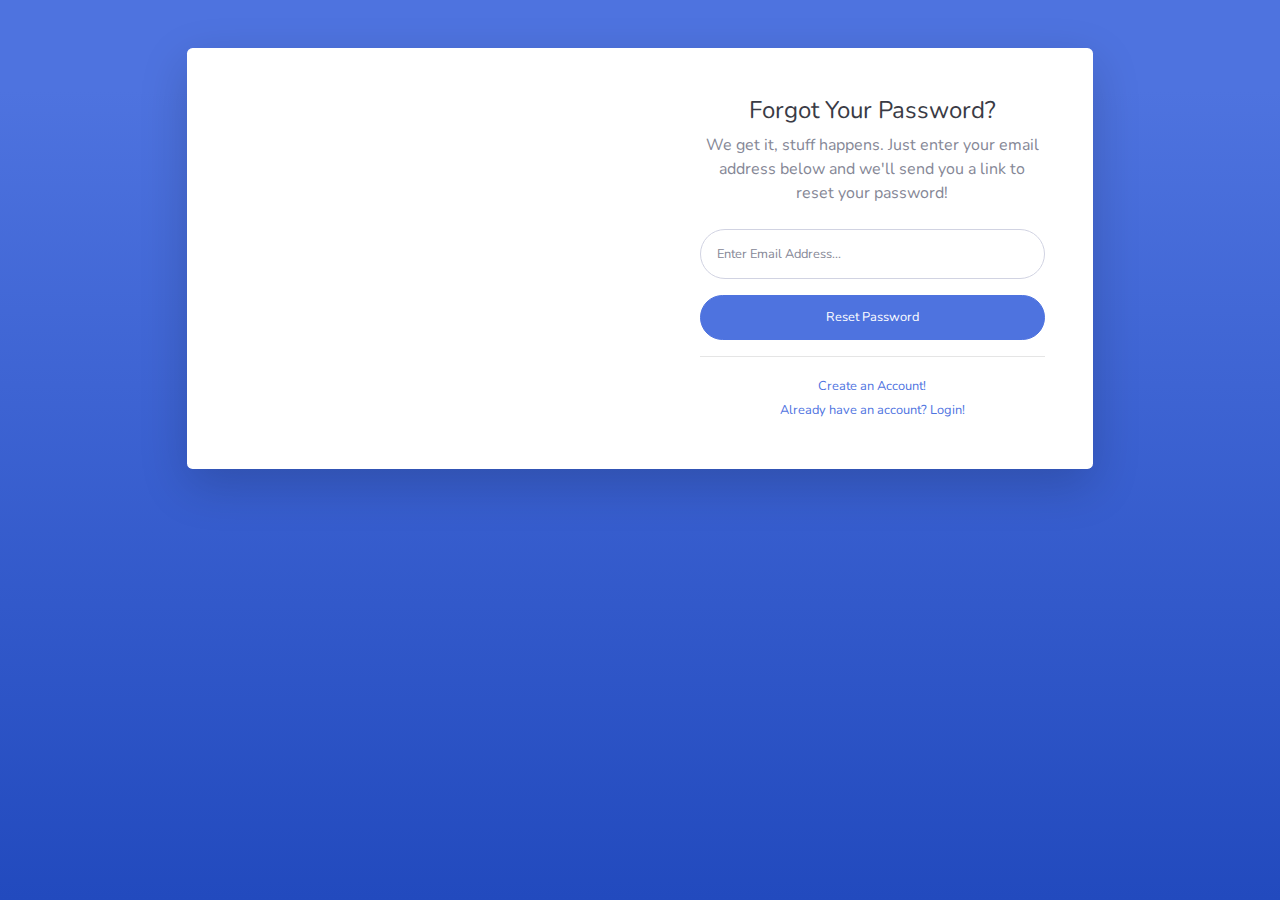
<file: forgot-password.html>
<!DOCTYPE html>
<html lang="en">

<head>

  <meta charset="utf-8">
  <meta http-equiv="X-UA-Compatible" content="IE=edge">
  <meta name="viewport" content="width=device-width, initial-scale=1, shrink-to-fit=no">
  <meta name="description" content="">
  <meta name="author" content="">

  <title>SB Admin 2 - Forgot Password</title>

  <!-- Custom fonts for this template-->
  <link href="vendor/fontawesome-free/css/all.min.css" rel="stylesheet" type="text/css">
  <link href="https://fonts.googleapis.com/css?family=Nunito:200,200i,300,300i,400,400i,600,600i,700,700i,800,800i,900,900i" rel="stylesheet">

  <!-- Custom styles for this template-->
  <link href="css/sb-admin-2.min.css" rel="stylesheet">

</head>

<body class="bg-gradient-primary">

  <div class="container">

    <!-- Outer Row -->
    <div class="row justify-content-center">

      <div class="col-xl-10 col-lg-12 col-md-9">

        <div class="card o-hidden border-0 shadow-lg my-5">
          <div class="card-body p-0">
            <!-- Nested Row within Card Body -->
            <div class="row">
              <div class="col-lg-6 d-none d-lg-block bg-password-image"></div>
              <div class="col-lg-6">
                <div class="p-5">
                  <div class="text-center">
                    <h1 class="h4 text-gray-900 mb-2">Forgot Your Password?</h1>
                    <p class="mb-4">We get it, stuff happens. Just enter your email address below and we'll send you a link to reset your password!</p>
                  </div>
                  <form class="user">
                    <div class="form-group">
                      <input type="email" class="form-control form-control-user" id="exampleInputEmail" aria-describedby="emailHelp" placeholder="Enter Email Address...">
                    </div>
                    <a href="login.html" class="btn btn-primary btn-user btn-block">
                      Reset Password
                    </a>
                  </form>
                  <hr>
                  <div class="text-center">
                    <a class="small" href="register.html">Create an Account!</a>
                  </div>
                  <div class="text-center">
                    <a class="small" href="login.html">Already have an account? Login!</a>
                  </div>
                </div>
              </div>
            </div>
          </div>
        </div>

      </div>

    </div>

  </div>

  <!-- Bootstrap core JavaScript-->
  <script src="vendor/jquery/jquery.min.js"></script>
  <script src="vendor/bootstrap/js/bootstrap.bundle.min.js"></script>

  <!-- Core plugin JavaScript-->
  <script src="vendor/jquery-easing/jquery.easing.min.js"></script>

  <!-- Custom scripts for all pages-->
  <script src="js/sb-admin-2.min.js"></script>

</body>

</html>
</file>
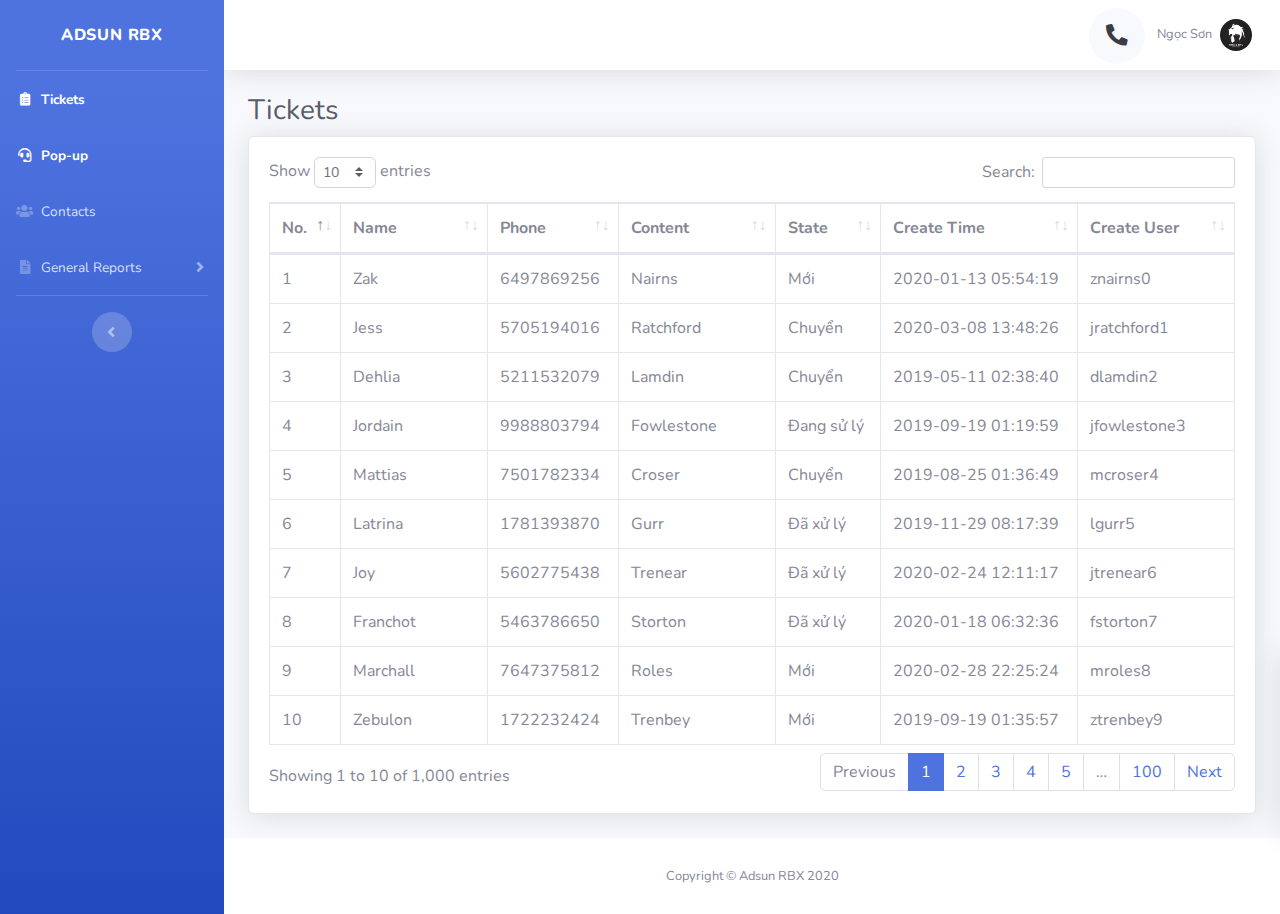
<file: indexCommonUser.html>
<!DOCTYPE html>
<html lang="en">

<head>

	<meta charset="utf-8">
	<meta http-equiv="X-UA-Compatible" content="IE=edge">
	<meta name="viewport" content="width=device-width, initial-scale=1, shrink-to-fit=no">
	<meta name="description" content="">
	<meta name="author" content="">

	<title>Adsun RBX - Tickets</title>

	<!-- Custom fonts for this template -->
	<link href="vendor/fontawesome-free/css/all.min.css" rel="stylesheet" type="text/css">
	<link
		href="https://fonts.googleapis.com/css?family=Nunito:200,200i,300,300i,400,400i,600,600i,700,700i,800,800i,900,900i"
		rel="stylesheet">

	<!-- Custom styles for this template -->
	<link href="css/sb-admin-2.css" rel="stylesheet">

	<!-- Custom styles for this page -->
	<link href="vendor/datatables/dataTables.bootstrap4.css" rel="stylesheet">
	<link rel="stylesheet" href="https://pro.fontawesome.com/releases/v5.10.0/css/all.css"
		integrity="sha384-AYmEC3Yw5cVb3ZcuHtOA93w35dYTsvhLPVnYs9eStHfGJvOvKxVfELGroGkvsg+p" crossorigin="anonymous" />
</head>

<body id="page-top">
	<div class="_goingCallerAccept card shadow p-3 text-center " id="GoingCallerPhone">
		<div>
			<h5 id="phoneNumberGo">0388249061</h4>
				<h6>đang gọi....</h6>
				<h6 id="timeCaller"></h6>
		</div>
		<div class="d-flex justify-content-center align-items-center " style="bottom: 0px;">
			<div>
				<div class="btn-danger btn  cancelCall" id="cancelGoingCaller">
					<i class="fas fa-phone-slash"></i>
				</div>
				<div>
					<label>Decline</label>
				</div>
			</div>


		</div>
	</div>
	<div class="phonePanel">
		<div id="closePanelPhoneBG" >
		</div>
		<div id="closePanelPhone">
			<i class="fas fa-angle-right"></i>
		</div>
		<div class="row">
			<div class="col">
				<div class="card shadow mb-4">
					<div class="card-body">
						<div class="row">
							<div class="col">
								<input class="numberPhoneInput"/>
							</div>
						</div>
						<div class="row">

							<div class="col mb-2  text-center">
								<div class="btn-circle btn-lg btn-outline-secondary" id="number1">
									<label style="font-size: 2rem;margin-top: 0.4rem;">1</label>
								</div>
							</div>
							<div class="col mb-2  text-center">
								<div class="btn-circle btn-lg btn-outline-secondary" id="number2">
									<label style="font-size: 2rem;margin-top: 0.4rem;">2</label>
								</div>
							</div>
							<div class="col mb-2  text-center">
								<div class="btn-circle btn-lg btn-outline-secondary" id="number3">
									<label style="font-size: 2rem;margin-top: 0.4rem;">3</label>
								</div>
							</div>
						</div>
						<hr>
						<div class="row">

							<div class="col mb-2  text-center">
								<div class="btn-circle btn-lg btn-outline-secondary" id="number4">
									<label style="font-size: 2rem;margin-top: 0.4rem;">4</label>
								</div>
							</div>
							<div class="col mb-2  text-center">
								<div class="btn-circle btn-lg btn-outline-secondary" id="number5">
									<label style="font-size: 2rem;margin-top: 0.4rem;">5</label>
								</div>
							</div>
							<div class="col mb-2  text-center">
								<div class="btn-circle btn-lg btn-outline-secondary" id="number6">
									<label style="font-size: 2rem;margin-top: 0.4rem;">6</label>
								</div>
							</div>
						</div>
						<hr>
						<div class="row">

							<div class="col mb-2  text-center">
								<div class="btn-circle btn-lg btn-outline-secondary" id="number7">
									<label style="font-size: 2rem;margin-top: 0.4rem;">7</label>
								</div>
							</div>
							<div class="col mb-2  text-center">
								<div class="btn-circle btn-lg btn-outline-secondary" id="number8">
									<label style="font-size: 2rem;margin-top: 0.4rem;">8</label>
								</div>
							</div>
							<div class="col mb-2  text-center">
								<div class="btn-circle btn-lg btn-outline-secondary" id="number9">
									<label style="font-size: 2rem;margin-top: 0.4rem;">9</label>
								</div>
							</div>
						</div>
						<hr>
						<div class="row">

							<div class="col mb-2  text-center">
								<div class="btn-circle btn-lg btn-outline-secondary" id="number">
								
										<label style="font-size: 2rem;margin-top: 0.9rem;">*</label>
								
								</div>
							</div>
							<div class="col mb-2  text-center">
								<div class="btn-circle btn-lg btn-outline-secondary" id="number0">
									<label style="font-size: 2rem;margin-top: 0.4rem;">0</label>
								</div>
							</div>
							<div class="col mb-2  text-center">
								<div class="btn-circle btn-lg btn-outline-secondary">
									<label style="font-size: 2rem;margin-top: 0.4rem;">#</label>
								</div>
							</div>
						</div>
						<div class="row">
							<div class="col text-center">

								<div class="btn-circle btn-lg btn-success " id="callButton">
									<i class="fas fa-phone-alt"></i>
								</div>

							</div>
						</div>
					</div>


				</div>

				
			</div>




		
		</div>
	</div>
	<!-- Page Wrapper -->
	<div id="wrapper">

		<!-- Sidebar -->
		<ul class="navbar-nav bg-gradient-primary sidebar sidebar-dark accordion" id="accordionSidebar">

			<!-- Sidebar - Brand -->
			<a class="sidebar-brand d-flex align-items-center justify-content-center" href="index.html">
				<div class="sidebar-brand-text mx-3">Adsun RBX</div>
			</a>

			<!-- Divider -->
			<hr class="sidebar-divider my-0">

			<!-- Nav Item - Dashboard -->
			<li class="nav-item  active">
				<a class="nav-link" href="indexCommonUser.html">
					<i class="fas fa-fw fa-clipboard-list"></i>
					<span>Tickets</span></a>
			</li>
			<li class="nav-item  active">
				<a class="nav-link" href="popup.html">
					<i class=" fas fa-fw fa-headset"></i>
					<span>Pop-up</span></a>
			</li>

			<!-- Divider -->

			<!-- Nav Item - Dashboard -->
			<li class="nav-item ">
				<a class="nav-link" href="contactCommonUser.html">
					<i class=" fa-fw fas fa-users"></i>
					<span>Contacts</span></a>
			</li>

			<li class="nav-item">
				<a class="nav-link collapsed" href="#" data-toggle="collapse" data-target="#collapsePages"
					aria-expanded="true" aria-controls="collapsePages">
					<i class=" fa-fw fas fa-file-alt"></i>
					<span>General Reports</span>
				</a>
				<div id="collapsePages" class="collapse" aria-labelledby="headingPages" data-parent="#accordionSidebar">
					<div class="bg-white py-2 collapse-inner rounded">
						<a class="collapse-item" href="">Outgoings</a>
						<a class="collapse-item" href="">Incomings</a>
						<a class="collapse-item" href="">Local Call</a>
						<a class="collapse-item" href="">Voice Mail</a>

					</div>
				</div>
			</li>

			<!-- Divider -->





			<!-- Nav Item - Pages Collapse Menu -->


			<!-- Divider -->
			<hr class="sidebar-divider d-none d-md-block">

			<!-- Sidebar Toggler (Sidebar) -->
			<div class="text-center d-none d-md-inline">
				<button class="rounded-circle border-0" id="sidebarToggle"></button>
			</div>

		</ul>
		<!-- End of Sidebar -->

		<!-- Content Wrapper -->
		<div id="content-wrapper" class="d-flex flex-column">

			<!-- Main Content -->
			<div id="content">

				<!-- Topbar -->
				<nav class="navbar navbar-expand navbar-light bg-white topbar mb-4 static-top shadow">
				
					<!-- Sidebar Toggle (Topbar) -->
					<button id="sidebarToggleTop" class="btn btn-link d-md-none rounded-circle mr-3">
						<i class="fa fa-bars"></i>
					</button>

					<ul class="navbar-nav ml-auto">
						<li>
							<div class="btn-circle btn-lg mt-2 btn-light " id="openPanelPhone">
								<i class="fas fa-phone-alt"></i>
							</div>
						</li>
						<!-- Nav Item - User Information -->
						<li class="nav-item dropdown no-arrow">
							<a class="nav-link dropdown-toggle" href="#" id="userDropdown" role="button"
								data-toggle="dropdown" aria-haspopup="true" aria-expanded="false">
								<span class="mr-2 d-none d-lg-inline text-gray-600 small">Ngọc Sơn</span>
								<img class="img-profile rounded-circle" src="./img/logo2.png">
							</a>
							<!-- Dropdown - User Information -->
							<div class="dropdown-menu dropdown-menu-right shadow animated--grow-in"
								aria-labelledby="userDropdown">
								<a class="dropdown-item" href="/userInfo.html">
									<i class="fas fa-user fa-sm fa-fw mr-2 text-gray-400"></i>
									Profile
								</a>
								<a class="dropdown-item" href="#">
									<i class="fas fa-cogs fa-sm fa-fw mr-2 text-gray-400"></i>
									Settings
								</a>
								<div class="dropdown-divider"></div>
								<a class="dropdown-item" href="#" data-toggle="modal" data-target="#logoutModal">
									<i class="fas fa-sign-out-alt fa-sm fa-fw mr-2 text-gray-400"></i>
									Logout
								</a>
							</div>
						</li>

					</ul>

				</nav>
				<!-- End of Topbar -->

				<!-- Begin Page Content -->
				<div class="container-fluid">

				
					<!-- Page Heading -->
					<h1 class="h3 mb-2 text-gray-800">Tickets</h1>


					<!-- DataTales Example -->
					<div class="card shadow mb-4">
						<div class="card-body">
							<div class="table-responsive">
								<table class="table table-bordered" id="dataTable" width="100%" cellspacing="0">
									<thead>
										<tr>
											<th>No.</th>
											<th>Name</th>
											<th>Phone</th>
											<th>Content</th>
											<th>State</th>
											<th>Create Time</th>
											<th>Create User</th>
										</tr>
									</thead>
								</table>
							</div>
						</div>
					</div>

				</div>
				<!-- /.container-fluid -->

			</div>
			<!-- End of Main Content -->

			<!-- Footer -->
			<footer class="sticky-footer bg-white">
				<div class="container my-auto">
					<div class="copyright text-center my-auto">
						<span>Copyright &copy; Adsun RBX 2020</span>
					</div>
				</div>
			</footer>
			<!-- End of Footer -->

		</div>
		<!-- End of Content Wrapper -->

	</div>
	<!-- End of Page Wrapper -->

	<!-- Scroll to Top Button-->
	<a class="scroll-to-top rounded" href="#page-top">
		<i class="fas fa-angle-up"></i>
	</a>

	<!-- Logout Modal-->
	<div class="modal fade" id="logoutModal" tabindex="-1" role="dialog" aria-labelledby="exampleModalLabel"
		aria-hidden="true">
		<div class="modal-dialog" role="document">
			<div class="modal-content">
				<div class="modal-header">
					<h5 class="modal-title" id="exampleModalLabel">Ready to Leave?</h5>
					<button class="close" type="button" data-dismiss="modal" aria-label="Close">
						<span aria-hidden="true">×</span>
					</button>
				</div>
				<div class="modal-body">Select "Logout" below if you are ready to end your current session.</div>
				<div class="modal-footer">
					<button class="btn btn-secondary" type="button" data-dismiss="modal">Cancel</button>
					<a class="btn btn-primary" href="login.html">Logout</a>
				</div>
			</div>
		</div>
	</div>

	<!-- Bootstrap core JavaScript-->
	<script src="vendor/jquery/jquery.min.js"></script>
	<script src="vendor/bootstrap/js/bootstrap.bundle.min.js"></script>

	<!-- Core plugin JavaScript-->
	<script src="vendor/jquery-easing/jquery.easing.min.js"></script>

	<!-- Custom scripts for all pages-->
	<script src="js/sb-admin-2.js"></script>

	<!-- Page level plugins -->
	<script src="vendor/datatables/jquery.dataTables.min.js"></script>
	<script src="vendor/datatables/dataTables.bootstrap4.min.js"></script>

	<!-- Page level custom scripts -->
	<script src="js/demo/datatables-demo.js"></script>
	<script src="js/caller.js"></script>

</body>

</html>
</file>
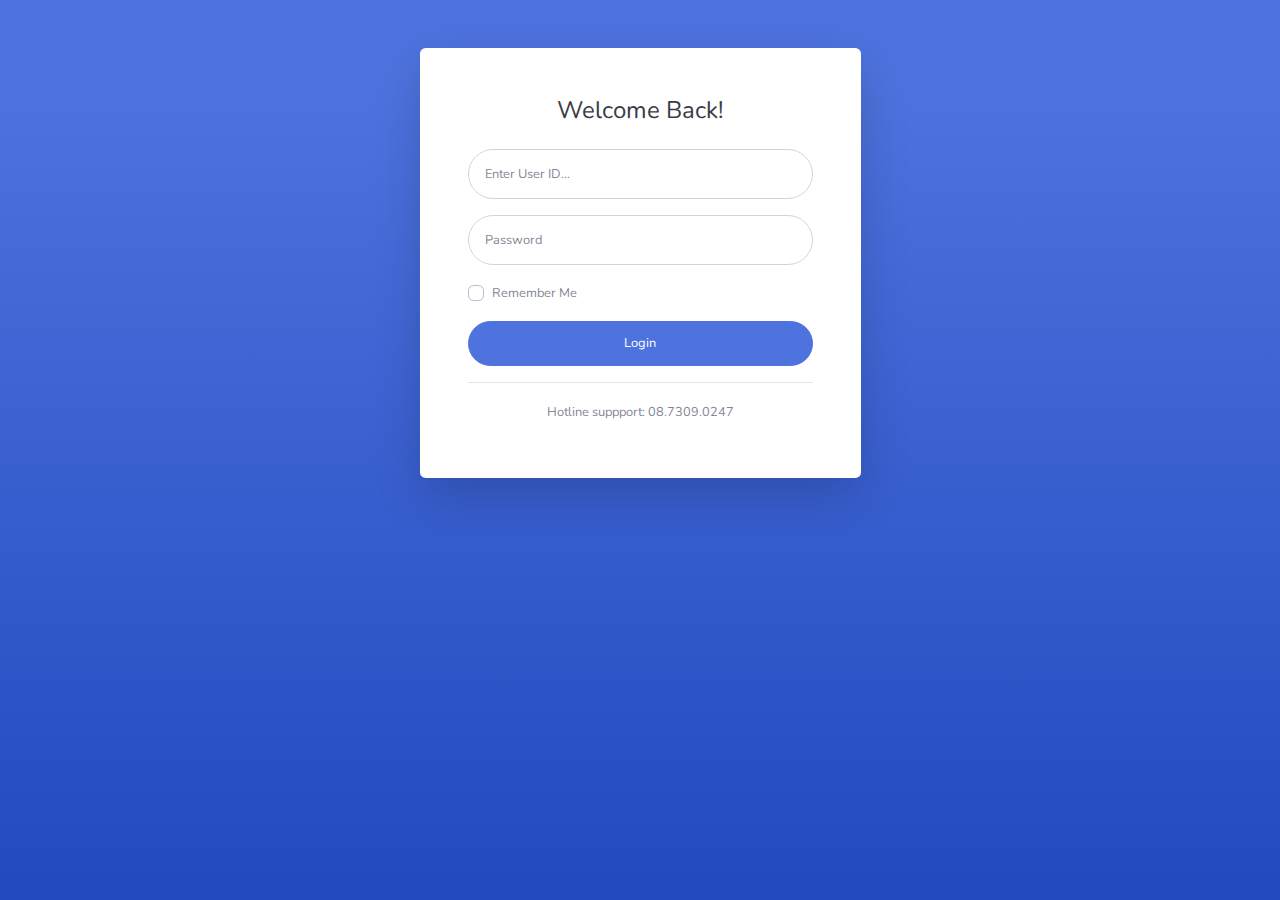
<file: login.html>
<!DOCTYPE html>
<html lang="en">

<head>

    <meta charset="utf-8">
    <meta http-equiv="X-UA-Compatible" content="IE=edge">
    <meta name="viewport" content="width=device-width, initial-scale=1, shrink-to-fit=no">
    <meta name="description" content="">
    <meta name="author" content="">

    <title>Adsun RBX - Login</title>

    <!-- Custom fonts for this template-->
    <link href="vendor/fontawesome-free/css/all.min.css" rel="stylesheet" type="text/css">
    <link href="https://fonts.googleapis.com/css?family=Nunito:200,200i,300,300i,400,400i,600,600i,700,700i,800,800i,900,900i" rel="stylesheet">

    <!-- Custom styles for this template-->
    <link href="css/sb-admin-2.css" rel="stylesheet">

</head>

<body class="bg-gradient-primary">

    <div class="container">

        <!-- Outer Row -->
        <div class="row justify-content-center">

            <div class="col-xl-5 col-lg-12 col-md-9">

                <div class="card o-hidden border-0 shadow-lg my-5">
                    <div class="card-body p-0">
                        <!-- Nested Row within Card Body -->
                        <div class="row">
                            <div class="col">
                                <div class="p-5">
                                    <div class="text-center">
                                        <h1 class="h4 text-gray-900 mb-4">Welcome Back!</h1>
                                    </div>
                                    <form class="user">
                                        <div class="form-group">
                                            <input type="email" class="form-control form-control-user" id="exampleInputEmail" aria-describedby="emailHelp" placeholder="Enter User ID...">
                                        </div>
                                        <div class="form-group">
                                            <input type="password" class="form-control form-control-user" id="exampleInputPassword" placeholder="Password">
                                        </div>
                                        <div class="form-group">
                                            <div class="custom-control custom-checkbox small">
                                                <input type="checkbox" class="custom-control-input" id="customCheck">
                                                <label class="custom-control-label" for="customCheck">Remember Me</label>
                                            </div>
                                        </div>
                                        <a class="btn btn-primary btn-user btn-block text-white" id="_loginButton">
											Login
										</a>
                                    </form>
                                    <hr>
                                    <div class="text-center">
                                        <label class="small" href="forgot-password.html">Hotline suppport: 08.7309.0247</label>
                                    </div>
                                </div>
                            </div>
                        </div>
                    </div>
                </div>

            </div>

        </div>

    </div>

    <!-- Bootstrap core JavaScript-->
    <script src="vendor/jquery/jquery.min.js"></script>
    <script src="vendor/bootstrap/js/bootstrap.bundle.min.js"></script>

    <!-- Core plugin JavaScript-->
    <script src="vendor/jquery-easing/jquery.easing.min.js"></script>

    <!-- Custom scripts for all pages-->
    <script src="js/sb-admin-2.js"></script>

</body>

</html>
</file>
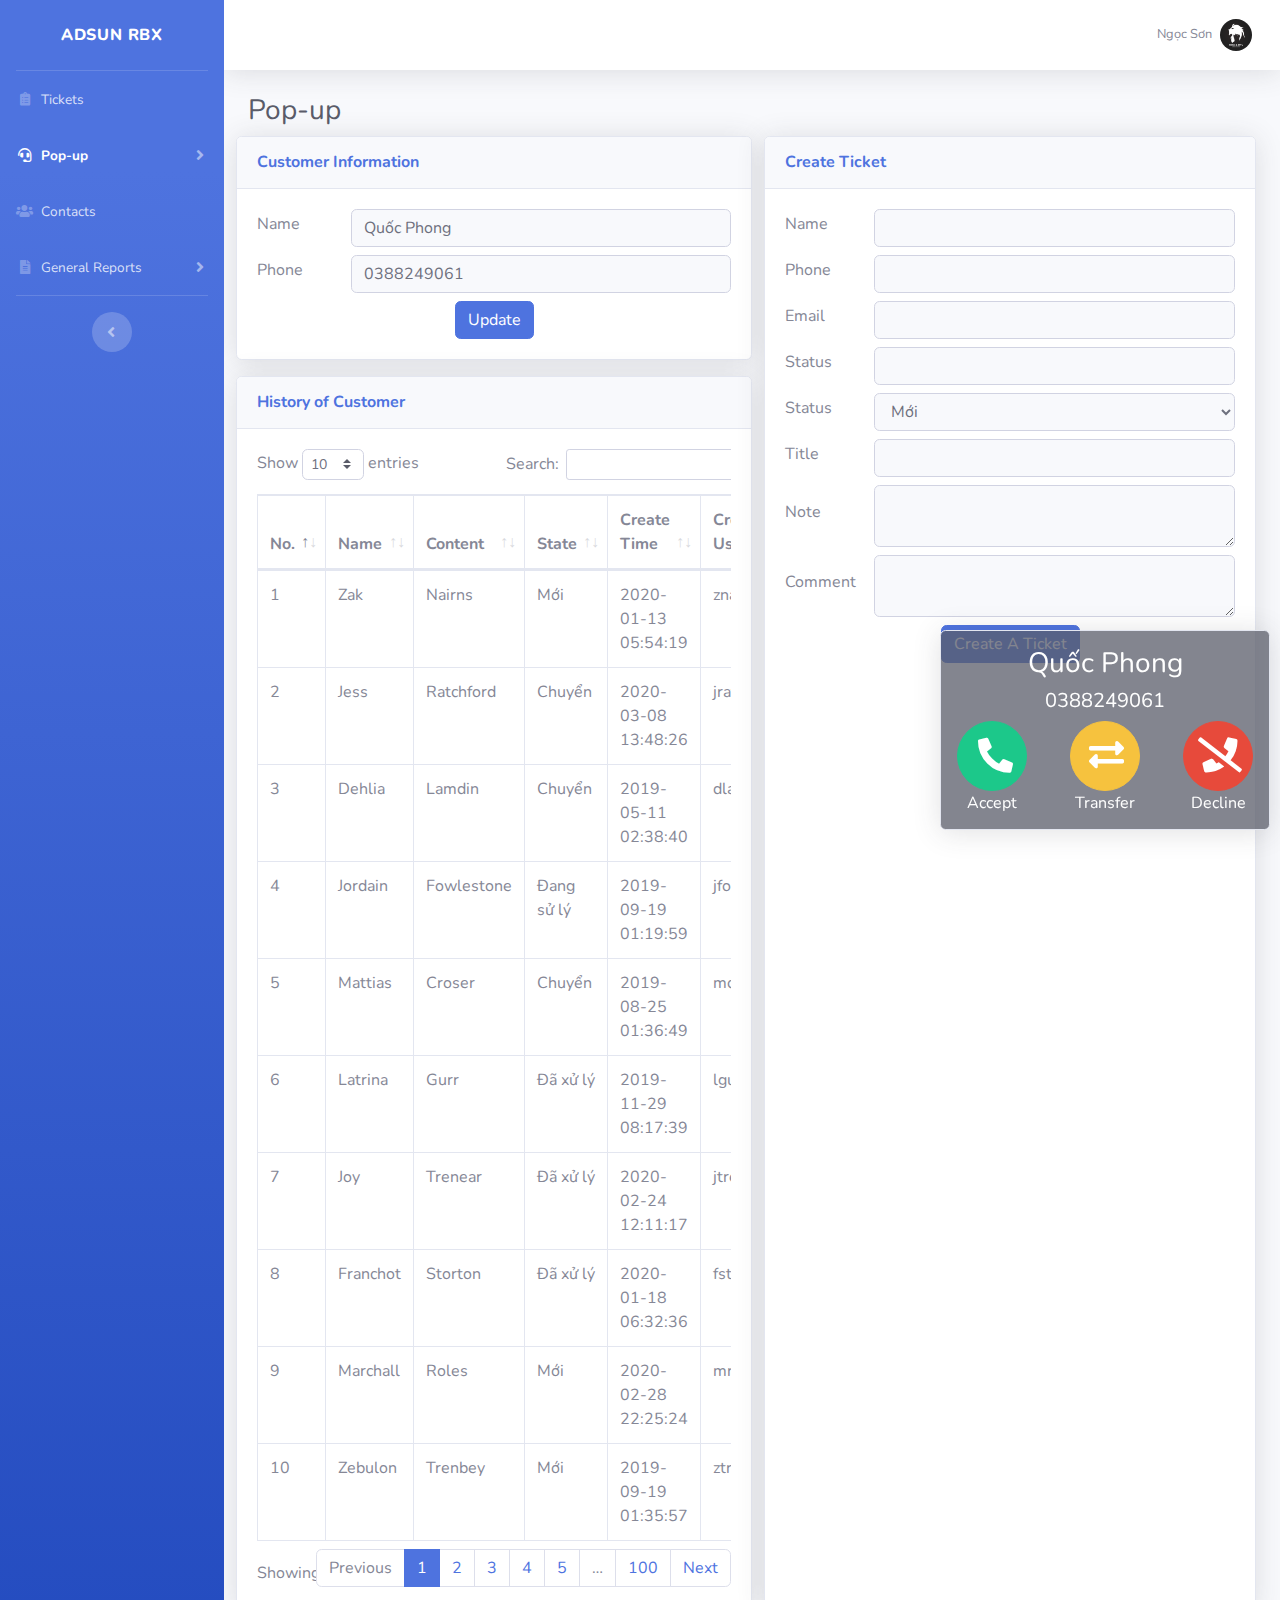
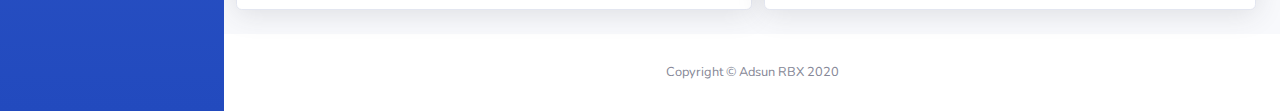
<file: popup.html>
<!DOCTYPE html>
<html lang="en">

<head>

	<meta charset="utf-8">
	<meta http-equiv="X-UA-Compatible" content="IE=edge">
	<meta name="viewport" content="width=device-width, initial-scale=1, shrink-to-fit=no">
	<meta name="description" content="">
	<meta name="author" content="">

	<title>Adsun RBX - Contacts</title>

	<!-- Custom fonts for this template -->
	<link href="vendor/fontawesome-free/css/all.min.css" rel="stylesheet" type="text/css">
	<link
		href="https://fonts.googleapis.com/css?family=Nunito:200,200i,300,300i,400,400i,600,600i,700,700i,800,800i,900,900i"
		rel="stylesheet">

	<!-- Custom styles for this template -->
	<link href="css/sb-admin-2.css" rel="stylesheet">

	<!-- Custom styles for this page -->
	<link href="vendor/datatables/dataTables.bootstrap4.css" rel="stylesheet">
	<link rel="stylesheet" href="https://pro.fontawesome.com/releases/v5.10.0/css/all.css"
		integrity="sha384-AYmEC3Yw5cVb3ZcuHtOA93w35dYTsvhLPVnYs9eStHfGJvOvKxVfELGroGkvsg+p" crossorigin="anonymous" />

</head>

<body id="page-top">
	<div class="_callerAccept card shadow p-3 text-center " id="acceptCallerPhone">
		<div>
			<h3>Quốc Phong</h3>
			<h5>0388249061</h4>
				<h6 id="timeCaller"></h6>
		</div>
		<div class="d-flex justify-content-between position-absolute buttonAcceptCallerPhone" style="bottom: 0px;">


			<div>
				<div class="btn-warning btn  transferCall">
					<i class="fas fa-exchange-alt"></i>
				</div>
				<div>
					<label>Transfer</label>
				</div>
			</div>

			<div>
				<div class="btn-danger btn  cancelCall" id="cancelAcceptCaller">
					<i class="fas fa-phone-slash"></i>
				</div>
				<div>
					<label>Decline</label>
				</div>
			</div>


		</div>
	</div>

	<div class="_caller card shadow p-3 text-center" id="callerPhone">
		<div>
			<h3>Quốc Phong</h3>
			<h5>0388249061</h4>
		</div>
		<div class="d-flex justify-content-between ">
			<div>
				<div class="btn-success btn aspectCall">
					<i class="fas fa-phone-alt"></i>
				</div>
				<div>
					<label>Accept</label>
				</div>
			</div>

			<div>
				<div class="btn-warning btn  transferCall">
					<i class="fas fa-exchange-alt"></i>
				</div>
				<div>
					<label>Transfer</label>
				</div>
			</div>

			<div>
				<div class="btn-danger btn  cancelCall">
					<i class="fas fa-phone-slash"></i>
				</div>
				<div>
					<label>Decline</label>
				</div>
			</div>


		</div>
	</div>
	<!-- Page Wrapper -->
	<div id="wrapper">

		<!-- Sidebar -->
		<ul class="navbar-nav bg-gradient-primary sidebar sidebar-dark accordion" id="accordionSidebar">

			<!-- Sidebar - Brand -->
			<a class="sidebar-brand d-flex align-items-center justify-content-center" href="index.html">
				<div class="sidebar-brand-text mx-3">Adsun RBX</div>
			</a>

			<!-- Divider -->
			<hr class="sidebar-divider my-0">

			<!-- Nav Item - Dashboard -->
			<li class="nav-item ">
				<a class="nav-link" href="indexCommonUser.html">
					<i class="fas fa-fw fa-clipboard-list"></i>
					<span>Tickets</span></a>
			</li>

			<li class="nav-item active">
				<a class="nav-link collapsed" href="#" data-toggle="collapse" data-target="#collapsePopup"
					aria-expanded="true" aria-controls="collapsePages">
					<i class="fas fa-fw fa-headset"></i>
					<span>Pop-up</span>
				</a>
				<div id="collapsePopup" class="collapse" aria-labelledby="headingPages" data-parent="#accordionSidebar">
					<div class="bg-white py-2 collapse-inner rounded">
						<a class="collapse-item" href="/caller.html">Local Call</a>
						<a class="collapse-item" href="">Outside Call</a>
						<a class="collapse-item" href="/popup.html">Last Ticket</a>
						<a class="collapse-item" href="">Call History</a>

					</div>
				</div>
			</li>

			<!-- Divider -->

			<!-- Nav Item - Dashboard -->
			<li class="nav-item ">
				<a class="nav-link" href="contactCommonUser.html">
					<i class=" fa-fw fas fa-users"></i>
					<span>Contacts</span></a>
			</li>

			<li class="nav-item">
				<a class="nav-link collapsed" href="#" data-toggle="collapse" data-target="#collapsePages"
					aria-expanded="true" aria-controls="collapsePages">
					<i class=" fa-fw fas fa-file-alt"></i>
					<span>General Reports</span>
				</a>
				<div id="collapsePages" class="collapse" aria-labelledby="headingPages" data-parent="#accordionSidebar">
					<div class="bg-white py-2 collapse-inner rounded">
						<a class="collapse-item" href="">Outgoings</a>
						<a class="collapse-item" href="">Incomings</a>
						<a class="collapse-item" href="">Local Call</a>
						<a class="collapse-item" href="">Voice Mail</a>

					</div>
				</div>
			</li>

			<!-- Divider -->





			<!-- Nav Item - Pages Collapse Menu -->


			<!-- Divider -->
			<hr class="sidebar-divider d-none d-md-block">

			<!-- Sidebar Toggler (Sidebar) -->
			<div class="text-center d-none d-md-inline">
				<button class="rounded-circle border-0" id="sidebarToggle"></button>
			</div>

		</ul>
		<!-- End of Sidebar -->

		<!-- Content Wrapper -->
		<div id="content-wrapper" class="d-flex flex-column">

			<!-- Main Content -->
			<div id="content">

				<!-- Topbar -->
				<nav class="navbar navbar-expand navbar-light bg-white topbar mb-4 static-top shadow">

					<!-- Sidebar Toggle (Topbar) -->
					<button id="sidebarToggleTop" class="btn btn-link d-md-none rounded-circle mr-3">
						<i class="fa fa-bars"></i>
					</button>

					<ul class="navbar-nav ml-auto">
						<!-- Nav Item - User Information -->
						<li class="nav-item dropdown no-arrow">
							<a class="nav-link dropdown-toggle" href="#" id="userDropdown" role="button"
								data-toggle="dropdown" aria-haspopup="true" aria-expanded="false">
								<span class="mr-2 d-none d-lg-inline text-gray-600 small">Ngọc Sơn</span>
								<img class="img-profile rounded-circle" src="./img/logo2.png">
							</a>
							<!-- Dropdown - User Information -->
							<div class="dropdown-menu dropdown-menu-right shadow animated--grow-in"
								aria-labelledby="userDropdown">
								<a class="dropdown-item" href="./userInfo.html">
									<i class="fas fa-user fa-sm fa-fw mr-2 text-gray-400"></i>
									Profile
								</a>
								<a class="dropdown-item" href="#">
									<i class="fas fa-cogs fa-sm fa-fw mr-2 text-gray-400"></i>
									Settings
								</a>
								<div class="dropdown-divider"></div>
								<a class="dropdown-item" href="#" data-toggle="modal" data-target="#logoutModal">
									<i class="fas fa-sign-out-alt fa-sm fa-fw mr-2 text-gray-400"></i>
									Logout
								</a>
							</div>
						</li>

					</ul>

				</nav>
				<!-- End of Topbar -->

				<!-- Begin Page Content -->
				<div class="container-fluid">

					<!-- Page Heading -->
					<h1 class="h3 mb-2 text-gray-800">Pop-up</h1>


					<!-- DataTales Example -->
					<div class=" mb-4">
						<div class="row">
							<div class=" col-xl-6 col-lg-8">
								<div class="row mb-3">
									<div class="card shadow w-100">
										<div class="card-header py-3 ">
											<h6 class="m-0 font-weight-bold text-primary">Customer Information</h6>
										</div>
										<div class="card-body">
											<div class="d-flex align-items-center">
												<div class="w-25">
													<label>Name</label>
												</div>

												<input class="form-control bg-light" value="Quốc Phong" />
											</div>
											<div class="d-flex  align-items-center mt-2">
												<div class="w-25">
													<label>Phone</label>
												</div>
												<input class="form-control bg-light" value="0388249061" />
											</div>
											<div class="text-center mt-2">
												<a class="btn btn-primary ">
													<span class="text text-white">Update</span>
												</a>
											</div>

										</div>
									</div>
								</div>

								<div class="row">
									<div class="card shadow w-100">
										<div class="card-header py-3 ">
											<h6 class="m-0 font-weight-bold text-primary">History of Customer</h6>
										</div>
										<div class="card-body">

											<div class="table-responsive">
												<table class="table table-bordered" id="dataTableHistory" width="100%"
													cellspacing="0">
													<thead>
														<tr>
															<th>No.</th>
															<th>Name</th>
															<th>Content</th>
															<th>State</th>
															<th>Create Time</th>
															<th>Create User</th>
														</tr>
													</thead>
												</table>
											</div>
										</div>
									</div>
								</div>

							</div>
							<div class=" col-xl-6 col-lg-4">
								<div class="card shadow w-100 h-100">
									<div class="card-header py-3 ">
										<h6 class="m-0 font-weight-bold text-primary">Create Ticket</h6>
									</div>
									<div class="card-body">
										<div class="d-flex align-items-center">
											<div class="w-25">
												<label>Name</label>
											</div>

											<input class="form-control bg-light" />
										</div>
										<div class="d-flex  align-items-center mt-2">
											<div class="w-25">
												<label>Phone</label>
											</div>
											<input class="form-control bg-light" />
										</div>
										<div class="d-flex  align-items-center mt-2">
											<div class="w-25">
												<label>Email</label>
											</div>
											<input class="form-control bg-light" />
										</div>
										<div class="d-flex  align-items-center mt-2">
											<div class="w-25">
												<label>Status</label>
											</div>
											<input class="form-control bg-light" />
										</div>
										<div class="d-flex  align-items-center mt-2">
											<div class="w-25">
												<label>Status</label>
											</div>
											<select class="form-control bg-light">
												<option>
													Mới
												</option>
												<option>
													Đang xử lý
												</option>
												<option>
													Đã xử lý
												</option>
												<option>
													Chuyển
												</option>

											</select>
										</div>
										<div class="d-flex  align-items-center mt-2">
											<div class="w-25">
												<label>Title</label>
											</div>
											<input class="form-control bg-light" />
										</div>
										<div class="d-flex  align-items-center mt-2">
											<div class="w-25">
												<label>Note</label>
											</div>
											<textarea class="form-control bg-light"></textarea>
										</div>
										<div class="d-flex  align-items-center mt-2">
											<div class="w-25">
												<label>Comment</label>
											</div>
											<textarea class="form-control bg-light"></textarea>
										</div>
										<div class="text-center mt-2">
											<a class="btn btn-primary ">
												<span class="text text-white">Create A Ticket</span>
											</a>
										</div>

									</div>
								</div>
							</div>

						</div>
					</div>


				</div>
				<!-- /.container-fluid -->

			</div>
			<!-- End of Main Content -->

			<!-- Footer -->
			<footer class="sticky-footer bg-white">
				<div class="container my-auto">
					<div class="copyright text-center my-auto">
						<span>Copyright &copy; Adsun RBX 2020</span>
					</div>
				</div>
			</footer>
			<!-- End of Footer -->

		</div>
		<!-- End of Content Wrapper -->

	</div>
	<!-- End of Page Wrapper -->

	<!-- Scroll to Top Button-->
	<a class="scroll-to-top rounded" href="#page-top">
		<i class="fas fa-angle-up"></i>
	</a>

	<!-- Logout Modal-->
	<div class="modal fade" id="logoutModal" tabindex="-1" role="dialog" aria-labelledby="exampleModalLabel"
		aria-hidden="true">
		<div class="modal-dialog" role="document">
			<div class="modal-content">
				<div class="modal-header">
					<h5 class="modal-title" id="exampleModalLabel">Ready to Leave?</h5>
					<button class="close" type="button" data-dismiss="modal" aria-label="Close">
						<span aria-hidden="true">×</span>
					</button>
				</div>
				<div class="modal-body">Select "Logout" below if you are ready to end your current session.</div>
				<div class="modal-footer">
					<button class="btn btn-secondary" type="button" data-dismiss="modal">Cancel</button>
					<a class="btn btn-primary" href="login.html">Logout</a>
				</div>
			</div>
		</div>
	</div>

	<!-- Bootstrap core JavaScript-->
	<script src="vendor/jquery/jquery.min.js"></script>
	<script src="vendor/bootstrap/js/bootstrap.bundle.min.js"></script>

	<!-- Core plugin JavaScript-->
	<script src="vendor/jquery-easing/jquery.easing.min.js"></script>

	<!-- Custom scripts for all pages-->
	<script src="js/sb-admin-2.js"></script>

	<!-- Page level plugins -->
	<script src="vendor/datatables/jquery.dataTables.min.js"></script>
	<script src="vendor/datatables/dataTables.bootstrap4.min.js"></script>

	<!-- Page level custom scripts -->
	<script src="js/demo/datatables-demo.js"></script>
	<script src="js/caller.js"></script>

</body>

</html>
</file>
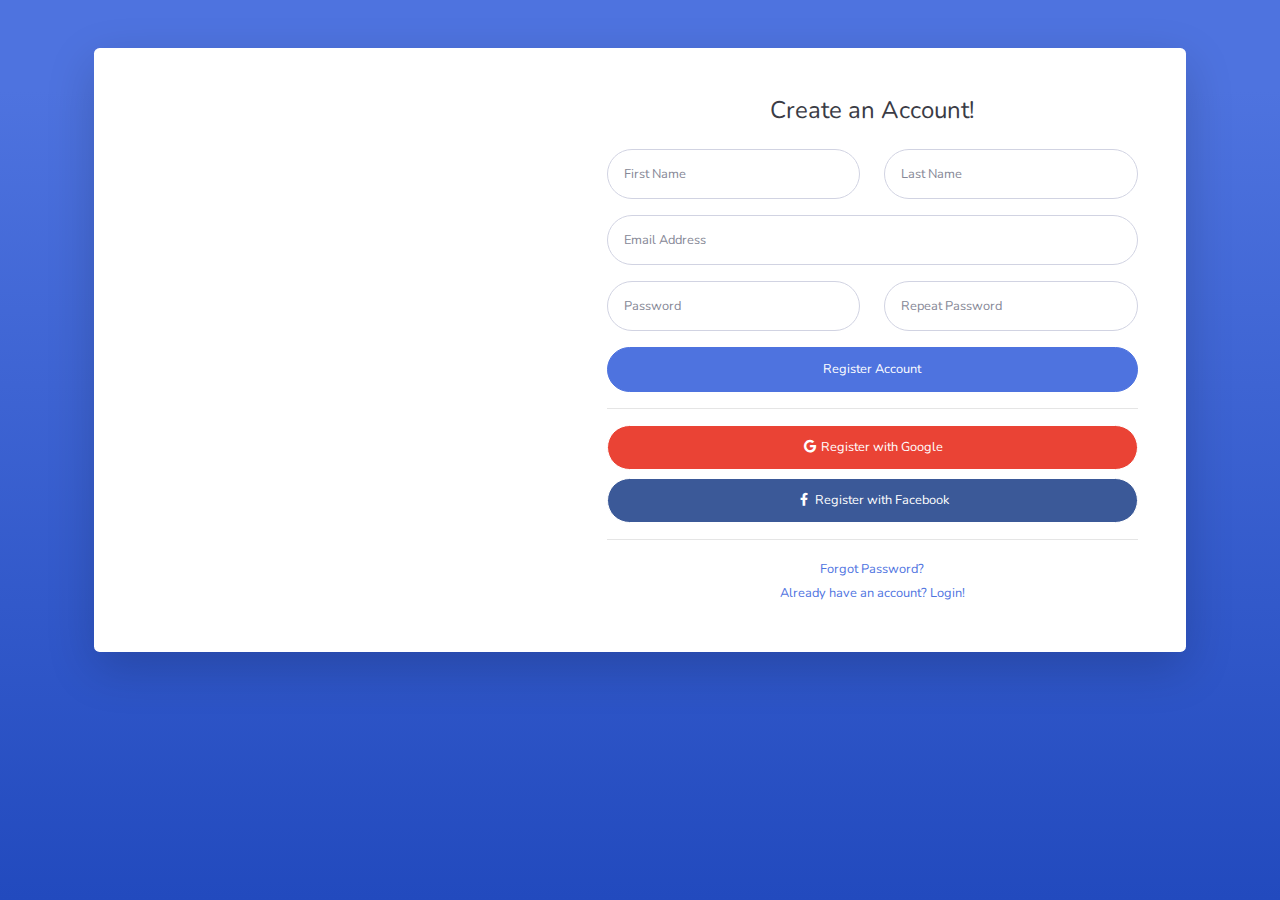
<file: register.html>
<!DOCTYPE html>
<html lang="en">

<head>

  <meta charset="utf-8">
  <meta http-equiv="X-UA-Compatible" content="IE=edge">
  <meta name="viewport" content="width=device-width, initial-scale=1, shrink-to-fit=no">
  <meta name="description" content="">
  <meta name="author" content="">

  <title>SB Admin 2 - Register</title>

  <!-- Custom fonts for this template-->
  <link href="vendor/fontawesome-free/css/all.min.css" rel="stylesheet" type="text/css">
  <link href="https://fonts.googleapis.com/css?family=Nunito:200,200i,300,300i,400,400i,600,600i,700,700i,800,800i,900,900i" rel="stylesheet">

  <!-- Custom styles for this template-->
  <link href="css/sb-admin-2.min.css" rel="stylesheet">

</head>

<body class="bg-gradient-primary">

  <div class="container">

    <div class="card o-hidden border-0 shadow-lg my-5">
      <div class="card-body p-0">
        <!-- Nested Row within Card Body -->
        <div class="row">
          <div class="col-lg-5 d-none d-lg-block bg-register-image"></div>
          <div class="col-lg-7">
            <div class="p-5">
              <div class="text-center">
                <h1 class="h4 text-gray-900 mb-4">Create an Account!</h1>
              </div>
              <form class="user">
                <div class="form-group row">
                  <div class="col-sm-6 mb-3 mb-sm-0">
                    <input type="text" class="form-control form-control-user" id="exampleFirstName" placeholder="First Name">
                  </div>
                  <div class="col-sm-6">
                    <input type="text" class="form-control form-control-user" id="exampleLastName" placeholder="Last Name">
                  </div>
                </div>
                <div class="form-group">
                  <input type="email" class="form-control form-control-user" id="exampleInputEmail" placeholder="Email Address">
                </div>
                <div class="form-group row">
                  <div class="col-sm-6 mb-3 mb-sm-0">
                    <input type="password" class="form-control form-control-user" id="exampleInputPassword" placeholder="Password">
                  </div>
                  <div class="col-sm-6">
                    <input type="password" class="form-control form-control-user" id="exampleRepeatPassword" placeholder="Repeat Password">
                  </div>
                </div>
                <a href="login.html" class="btn btn-primary btn-user btn-block">
                  Register Account
                </a>
                <hr>
                <a href="index.html" class="btn btn-google btn-user btn-block">
                  <i class="fab fa-google fa-fw"></i> Register with Google
                </a>
                <a href="index.html" class="btn btn-facebook btn-user btn-block">
                  <i class="fab fa-facebook-f fa-fw"></i> Register with Facebook
                </a>
              </form>
              <hr>
              <div class="text-center">
                <a class="small" href="forgot-password.html">Forgot Password?</a>
              </div>
              <div class="text-center">
                <a class="small" href="login.html">Already have an account? Login!</a>
              </div>
            </div>
          </div>
        </div>
      </div>
    </div>

  </div>

  <!-- Bootstrap core JavaScript-->
  <script src="vendor/jquery/jquery.min.js"></script>
  <script src="vendor/bootstrap/js/bootstrap.bundle.min.js"></script>

  <!-- Core plugin JavaScript-->
  <script src="vendor/jquery-easing/jquery.easing.min.js"></script>

  <!-- Custom scripts for all pages-->
  <script src="js/sb-admin-2.min.js"></script>

</body>

</html>
</file>
